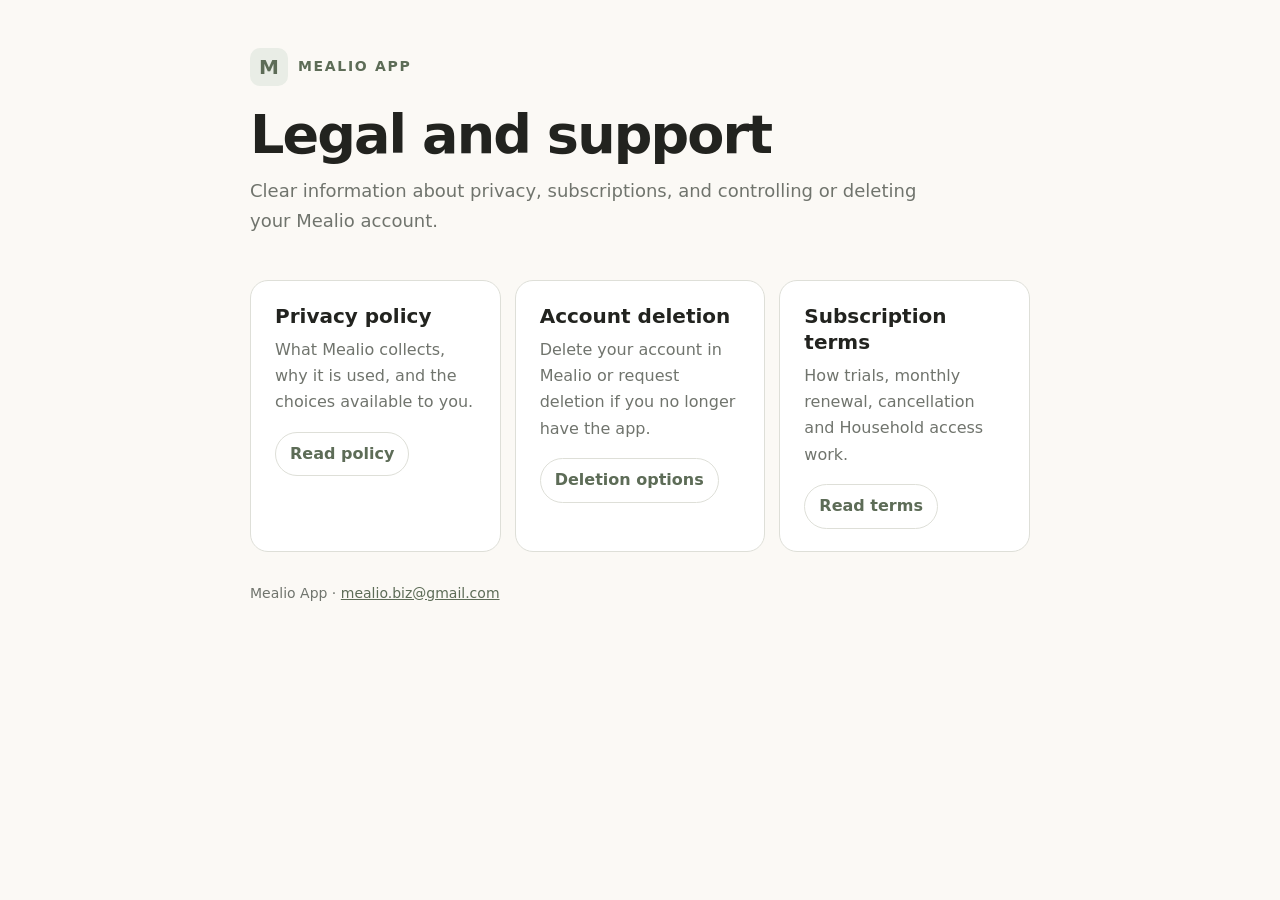
<file: index.html>
<!doctype html>
<html lang="en">
<head>
  <meta charset="utf-8">
  <meta name="viewport" content="width=device-width, initial-scale=1">
  <title>Mealio · Legal and Support</title>
  <meta name="description" content="Mealio privacy, subscription terms, account deletion and support information.">
  <link rel="stylesheet" href="styles.css">
</head>
<body>
  <header class="shell">
    <a class="brand" href="index.html"><span class="brand-mark" aria-hidden="true">M</span><span>Mealio App</span></a>
    <h1>Legal and support</h1>
    <p class="intro">Clear information about privacy, subscriptions, and controlling or deleting your Mealio account.</p>
  </header>
  <main class="shell">
    <div class="card-grid">
      <article class="card"><h2>Privacy policy</h2><p>What Mealio collects, why it is used, and the choices available to you.</p><div class="actions"><a class="button" href="privacy.html">Read policy</a></div></article>
      <article class="card"><h2>Account deletion</h2><p>Delete your account in Mealio or request deletion if you no longer have the app.</p><div class="actions"><a class="button" href="account-deletion.html">Deletion options</a></div></article>
      <article class="card"><h2>Subscription terms</h2><p>How trials, monthly renewal, cancellation and Household access work.</p><div class="actions"><a class="button" href="terms.html">Read terms</a></div></article>
    </div>
  </main>
  <footer class="shell">Mealio App · <a href="mailto:mealio.biz@gmail.com">mealio.biz@gmail.com</a></footer>
</body>
</html>
</file>
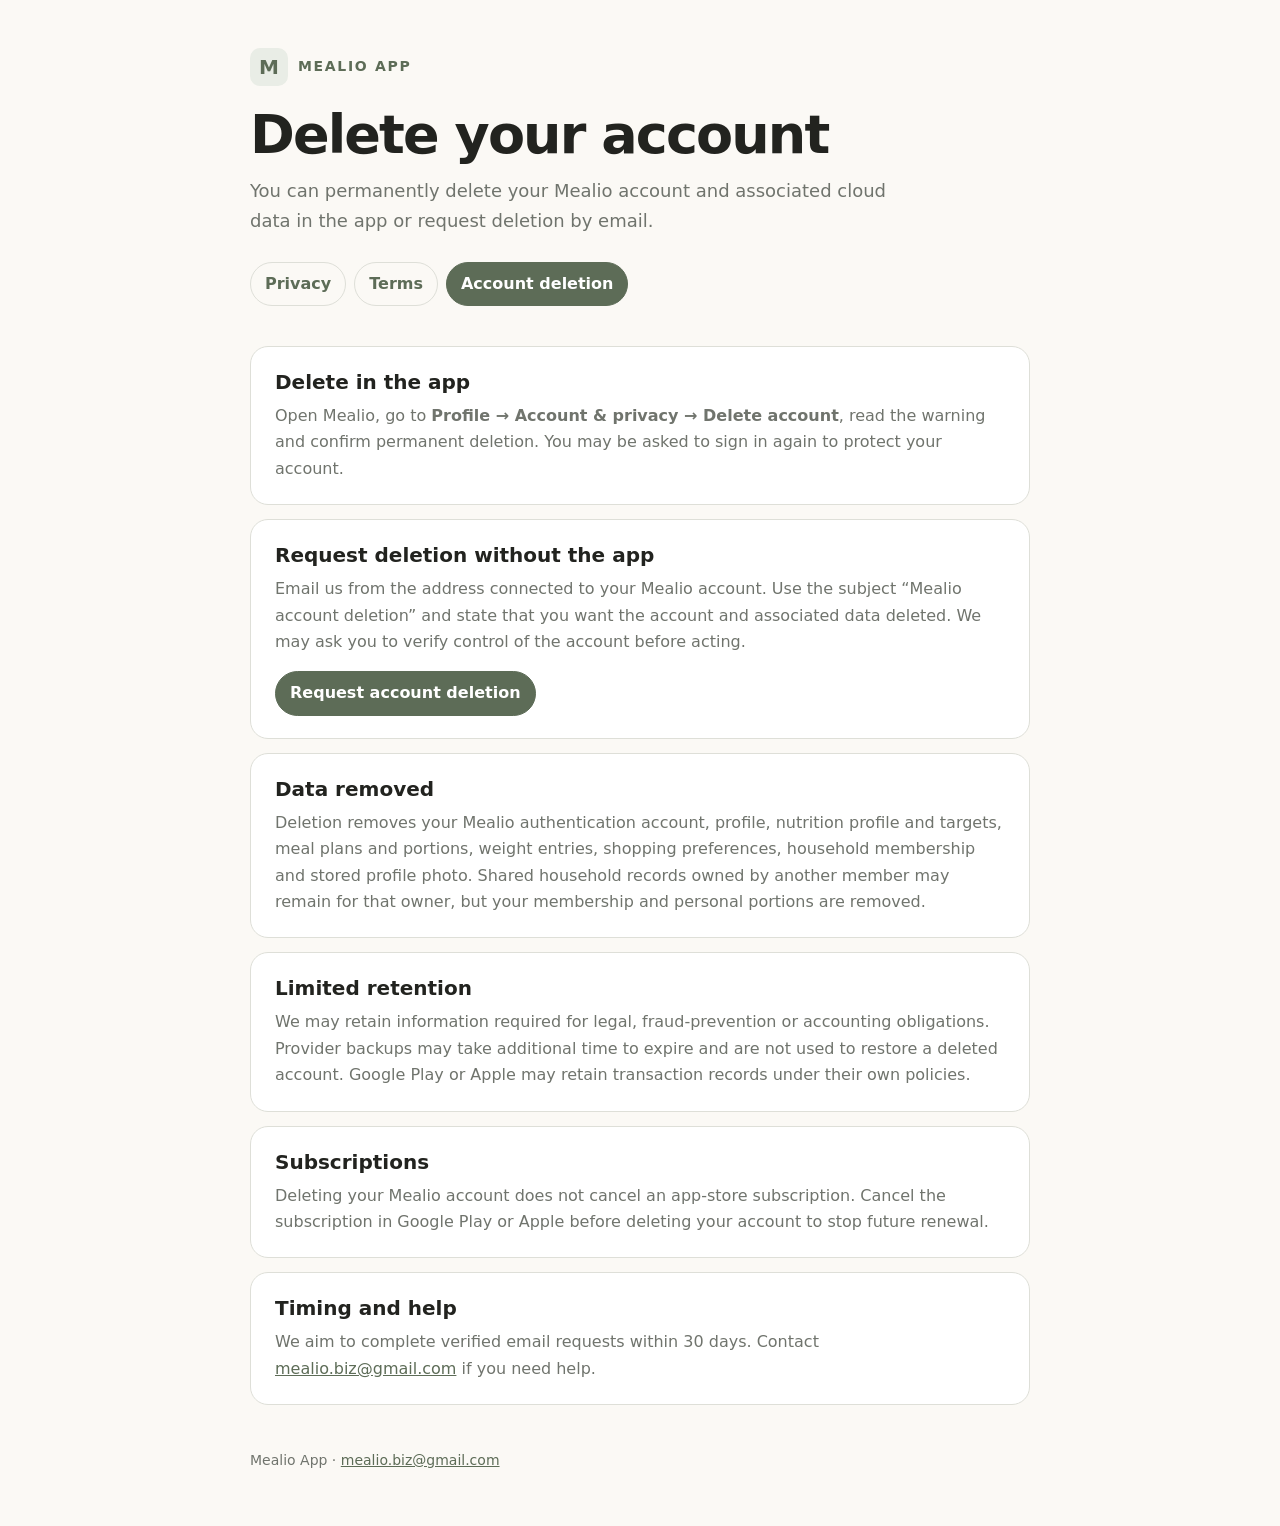
<file: account-deletion.html>
<!doctype html>
<html lang="en">
<head>
  <meta charset="utf-8">
  <meta name="viewport" content="width=device-width, initial-scale=1">
  <title>Delete Your Mealio Account</title>
  <meta name="description" content="Delete your Mealio account and associated cloud data in the app or request deletion by email.">
  <link rel="stylesheet" href="styles.css">
</head>
<body>
  <header class="shell">
    <a class="brand" href="index.html"><span class="brand-mark" aria-hidden="true">M</span><span>Mealio App</span></a>
    <h1>Delete your account</h1>
    <p class="intro">You can permanently delete your Mealio account and associated cloud data in the app or request deletion by email.</p>
    <nav aria-label="Legal documents"><a href="privacy.html">Privacy</a><a href="terms.html">Terms</a><a aria-current="page" href="account-deletion.html">Account deletion</a></nav>
  </header>
  <main class="shell">
    <section><h2>Delete in the app</h2><p>Open Mealio, go to <strong>Profile → Account &amp; privacy → Delete account</strong>, read the warning and confirm permanent deletion. You may be asked to sign in again to protect your account.</p></section>
    <section><h2>Request deletion without the app</h2><p>Email us from the address connected to your Mealio account. Use the subject “Mealio account deletion” and state that you want the account and associated data deleted. We may ask you to verify control of the account before acting.</p><div class="actions"><a class="button primary" href="mailto:mealio.biz@gmail.com?subject=Mealio%20account%20deletion">Request account deletion</a></div></section>
    <section><h2>Data removed</h2><p>Deletion removes your Mealio authentication account, profile, nutrition profile and targets, meal plans and portions, weight entries, shopping preferences, household membership and stored profile photo. Shared household records owned by another member may remain for that owner, but your membership and personal portions are removed.</p></section>
    <section><h2>Limited retention</h2><p>We may retain information required for legal, fraud-prevention or accounting obligations. Provider backups may take additional time to expire and are not used to restore a deleted account. Google Play or Apple may retain transaction records under their own policies.</p></section>
    <section><h2>Subscriptions</h2><p>Deleting your Mealio account does not cancel an app-store subscription. Cancel the subscription in Google Play or Apple before deleting your account to stop future renewal.</p></section>
    <section><h2>Timing and help</h2><p>We aim to complete verified email requests within 30 days. Contact <a href="mailto:mealio.biz@gmail.com">mealio.biz@gmail.com</a> if you need help.</p></section>
  </main>
  <footer class="shell">Mealio App · <a href="mailto:mealio.biz@gmail.com">mealio.biz@gmail.com</a></footer>
</body>
</html>
</file>
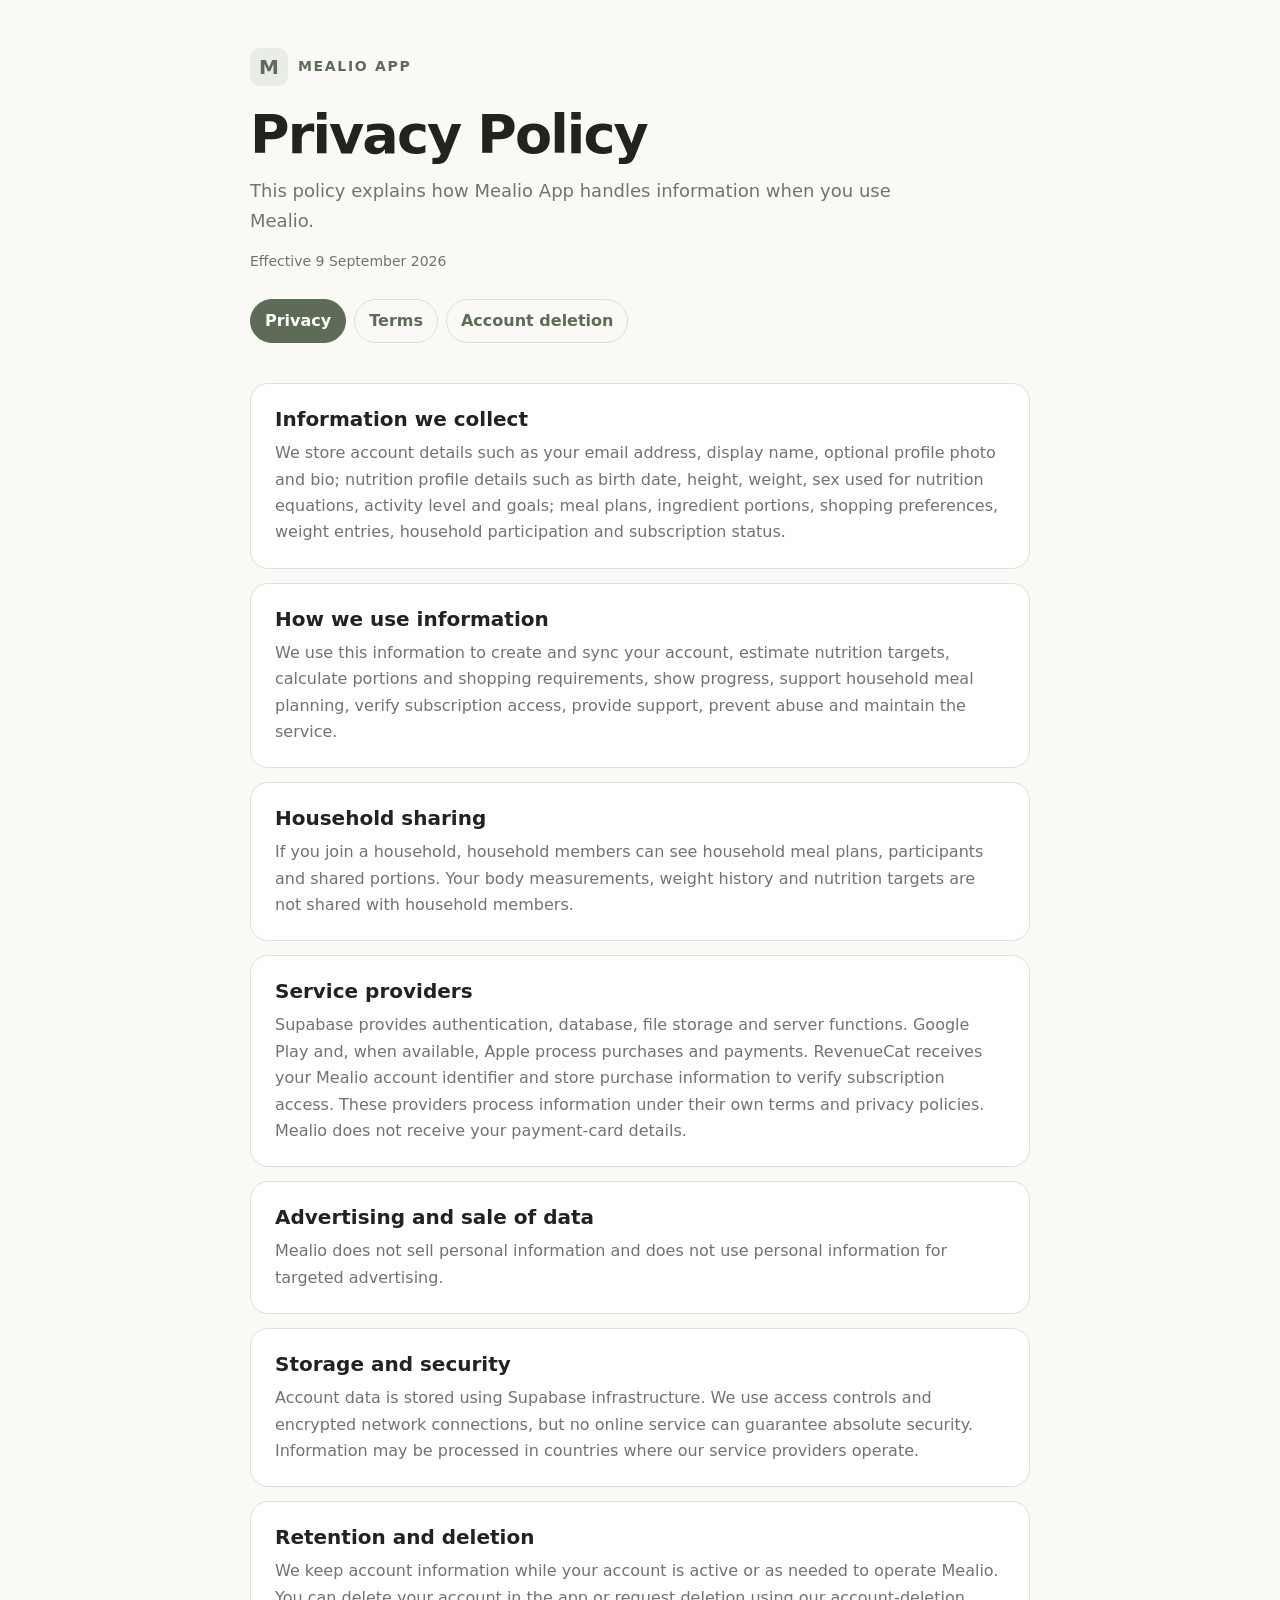
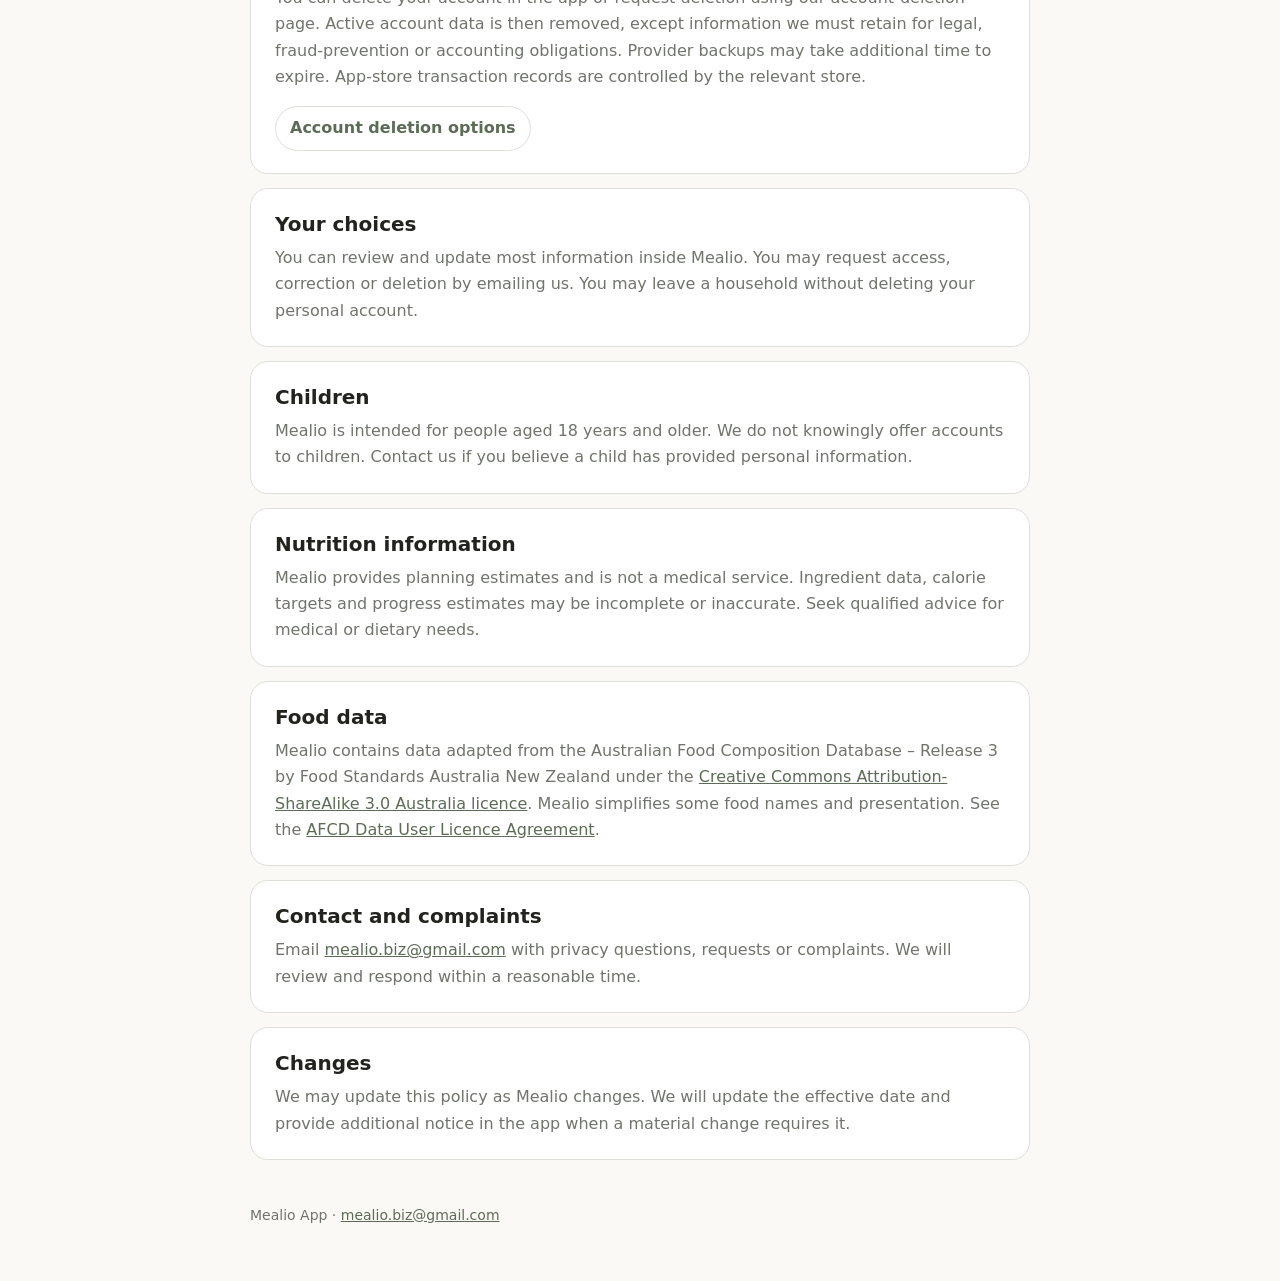
<file: privacy.html>
<!doctype html>
<html lang="en">
<head>
  <meta charset="utf-8">
  <meta name="viewport" content="width=device-width, initial-scale=1">
  <title>Privacy Policy · Mealio</title>
  <meta name="description" content="How Mealio App collects, uses, stores and deletes information.">
  <link rel="stylesheet" href="styles.css">
</head>
<body>
  <header class="shell">
    <a class="brand" href="index.html"><span class="brand-mark" aria-hidden="true">M</span><span>Mealio App</span></a>
    <h1>Privacy Policy</h1>
    <p class="intro">This policy explains how Mealio App handles information when you use Mealio.</p>
    <p class="meta">Effective 9 September 2026</p>
    <nav aria-label="Legal documents"><a aria-current="page" href="privacy.html">Privacy</a><a href="terms.html">Terms</a><a href="account-deletion.html">Account deletion</a></nav>
  </header>
  <main class="shell">
    <section><h2>Information we collect</h2><p>We store account details such as your email address, display name, optional profile photo and bio; nutrition profile details such as birth date, height, weight, sex used for nutrition equations, activity level and goals; meal plans, ingredient portions, shopping preferences, weight entries, household participation and subscription status.</p></section>
    <section><h2>How we use information</h2><p>We use this information to create and sync your account, estimate nutrition targets, calculate portions and shopping requirements, show progress, support household meal planning, verify subscription access, provide support, prevent abuse and maintain the service.</p></section>
    <section><h2>Household sharing</h2><p>If you join a household, household members can see household meal plans, participants and shared portions. Your body measurements, weight history and nutrition targets are not shared with household members.</p></section>
    <section><h2>Service providers</h2><p>Supabase provides authentication, database, file storage and server functions. Google Play and, when available, Apple process purchases and payments. RevenueCat receives your Mealio account identifier and store purchase information to verify subscription access. These providers process information under their own terms and privacy policies. Mealio does not receive your payment-card details.</p></section>
    <section><h2>Advertising and sale of data</h2><p>Mealio does not sell personal information and does not use personal information for targeted advertising.</p></section>
    <section><h2>Storage and security</h2><p>Account data is stored using Supabase infrastructure. We use access controls and encrypted network connections, but no online service can guarantee absolute security. Information may be processed in countries where our service providers operate.</p></section>
    <section><h2>Retention and deletion</h2><p>We keep account information while your account is active or as needed to operate Mealio. You can delete your account in the app or request deletion using our account-deletion page. Active account data is then removed, except information we must retain for legal, fraud-prevention or accounting obligations. Provider backups may take additional time to expire. App-store transaction records are controlled by the relevant store.</p><div class="actions"><a class="button" href="account-deletion.html">Account deletion options</a></div></section>
    <section><h2>Your choices</h2><p>You can review and update most information inside Mealio. You may request access, correction or deletion by emailing us. You may leave a household without deleting your personal account.</p></section>
    <section><h2>Children</h2><p>Mealio is intended for people aged 18 years and older. We do not knowingly offer accounts to children. Contact us if you believe a child has provided personal information.</p></section>
    <section><h2>Nutrition information</h2><p>Mealio provides planning estimates and is not a medical service. Ingredient data, calorie targets and progress estimates may be incomplete or inaccurate. Seek qualified advice for medical or dietary needs.</p></section>
    <section><h2>Food data</h2><p>Mealio contains data adapted from the Australian Food Composition Database – Release 3 by Food Standards Australia New Zealand under the <a href="https://creativecommons.org/licenses/by-sa/3.0/au/">Creative Commons Attribution-ShareAlike 3.0 Australia licence</a>. Mealio simplifies some food names and presentation. See the <a href="https://www.foodstandards.gov.au/science-data/monitoringnutrients/afcd/datauserlicenceagreement">AFCD Data User Licence Agreement</a>.</p></section>
    <section><h2>Contact and complaints</h2><p>Email <a href="mailto:mealio.biz@gmail.com">mealio.biz@gmail.com</a> with privacy questions, requests or complaints. We will review and respond within a reasonable time.</p></section>
    <section><h2>Changes</h2><p>We may update this policy as Mealio changes. We will update the effective date and provide additional notice in the app when a material change requires it.</p></section>
  </main>
  <footer class="shell">Mealio App · <a href="mailto:mealio.biz@gmail.com">mealio.biz@gmail.com</a></footer>
</body>
</html>
</file>
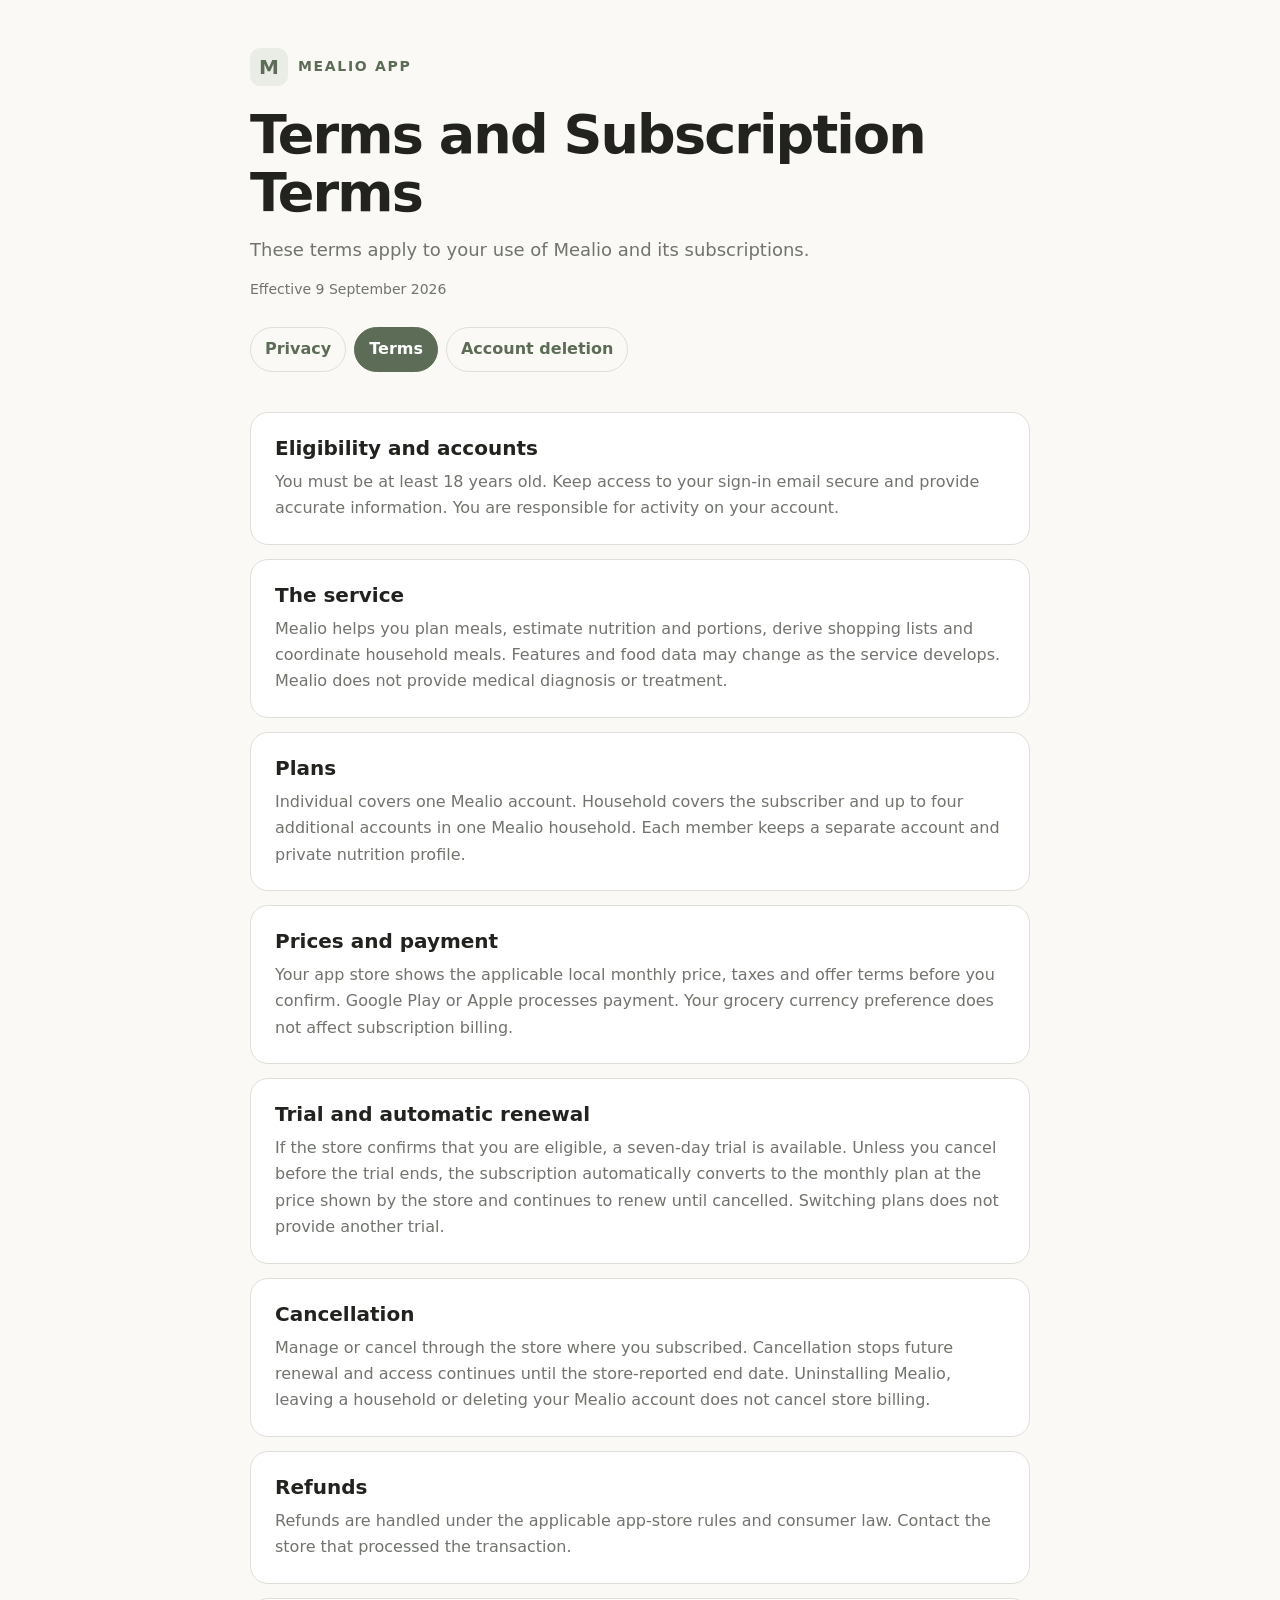
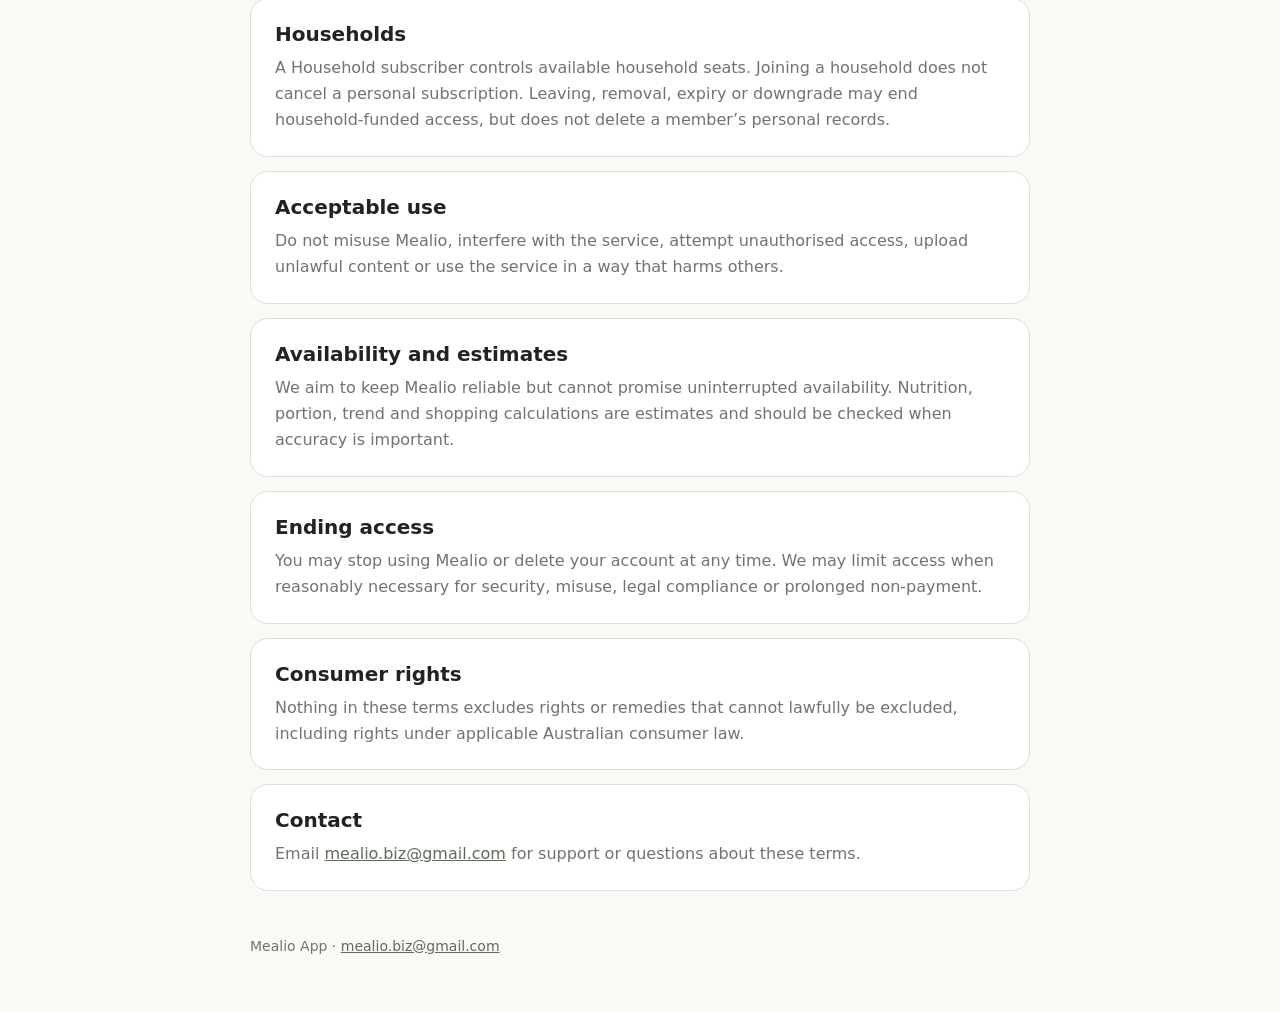
<file: terms.html>
<!doctype html>
<html lang="en">
<head>
  <meta charset="utf-8">
  <meta name="viewport" content="width=device-width, initial-scale=1">
  <title>Terms and Subscription Terms · Mealio</title>
  <meta name="description" content="Terms governing Mealio and Mealio subscriptions.">
  <link rel="stylesheet" href="styles.css">
</head>
<body>
  <header class="shell">
    <a class="brand" href="index.html"><span class="brand-mark" aria-hidden="true">M</span><span>Mealio App</span></a>
    <h1>Terms and Subscription Terms</h1>
    <p class="intro">These terms apply to your use of Mealio and its subscriptions.</p>
    <p class="meta">Effective 9 September 2026</p>
    <nav aria-label="Legal documents"><a href="privacy.html">Privacy</a><a aria-current="page" href="terms.html">Terms</a><a href="account-deletion.html">Account deletion</a></nav>
  </header>
  <main class="shell">
    <section><h2>Eligibility and accounts</h2><p>You must be at least 18 years old. Keep access to your sign-in email secure and provide accurate information. You are responsible for activity on your account.</p></section>
    <section><h2>The service</h2><p>Mealio helps you plan meals, estimate nutrition and portions, derive shopping lists and coordinate household meals. Features and food data may change as the service develops. Mealio does not provide medical diagnosis or treatment.</p></section>
    <section><h2>Plans</h2><p>Individual covers one Mealio account. Household covers the subscriber and up to four additional accounts in one Mealio household. Each member keeps a separate account and private nutrition profile.</p></section>
    <section><h2>Prices and payment</h2><p>Your app store shows the applicable local monthly price, taxes and offer terms before you confirm. Google Play or Apple processes payment. Your grocery currency preference does not affect subscription billing.</p></section>
    <section><h2>Trial and automatic renewal</h2><p>If the store confirms that you are eligible, a seven-day trial is available. Unless you cancel before the trial ends, the subscription automatically converts to the monthly plan at the price shown by the store and continues to renew until cancelled. Switching plans does not provide another trial.</p></section>
    <section><h2>Cancellation</h2><p>Manage or cancel through the store where you subscribed. Cancellation stops future renewal and access continues until the store-reported end date. Uninstalling Mealio, leaving a household or deleting your Mealio account does not cancel store billing.</p></section>
    <section><h2>Refunds</h2><p>Refunds are handled under the applicable app-store rules and consumer law. Contact the store that processed the transaction.</p></section>
    <section><h2>Households</h2><p>A Household subscriber controls available household seats. Joining a household does not cancel a personal subscription. Leaving, removal, expiry or downgrade may end household-funded access, but does not delete a member’s personal records.</p></section>
    <section><h2>Acceptable use</h2><p>Do not misuse Mealio, interfere with the service, attempt unauthorised access, upload unlawful content or use the service in a way that harms others.</p></section>
    <section><h2>Availability and estimates</h2><p>We aim to keep Mealio reliable but cannot promise uninterrupted availability. Nutrition, portion, trend and shopping calculations are estimates and should be checked when accuracy is important.</p></section>
    <section><h2>Ending access</h2><p>You may stop using Mealio or delete your account at any time. We may limit access when reasonably necessary for security, misuse, legal compliance or prolonged non-payment.</p></section>
    <section><h2>Consumer rights</h2><p>Nothing in these terms excludes rights or remedies that cannot lawfully be excluded, including rights under applicable Australian consumer law.</p></section>
    <section><h2>Contact</h2><p>Email <a href="mailto:mealio.biz@gmail.com">mealio.biz@gmail.com</a> for support or questions about these terms.</p></section>
  </main>
  <footer class="shell">Mealio App · <a href="mailto:mealio.biz@gmail.com">mealio.biz@gmail.com</a></footer>
</body>
</html>
</file>
<file: styles.css>
:root {
  color-scheme: light;
  --ink: #22231f;
  --muted: #70746d;
  --sage: #5d6c57;
  --sage-soft: #e9ede6;
  --line: #dedfd8;
  --paper: #fbf9f5;
  --card: #ffffff;
}

* { box-sizing: border-box; }
html { scroll-behavior: smooth; }
body { margin: 0; background: var(--paper); color: var(--ink); font: 16px/1.65 system-ui, -apple-system, BlinkMacSystemFont, "Segoe UI", sans-serif; }
a { color: var(--sage); }
.shell { width: min(780px, calc(100% - 40px)); margin: 0 auto; }
header { padding: 48px 0 26px; }
.brand { display: inline-flex; align-items: center; gap: 10px; color: var(--sage); font-size: 14px; font-weight: 800; letter-spacing: .12em; text-decoration: none; text-transform: uppercase; }
.brand-mark { display: inline-grid; place-items: center; width: 38px; height: 38px; border-radius: 10px; background: var(--sage-soft); color: var(--sage); font-size: 20px; letter-spacing: 0; }
h1 { margin: 20px 0 12px; font-size: clamp(36px, 7vw, 54px); line-height: 1.08; letter-spacing: -.035em; }
.intro { max-width: 680px; margin: 0; color: var(--muted); font-size: 18px; }
nav { display: flex; flex-wrap: wrap; gap: 8px; margin-top: 26px; }
nav a, .button { border: 1px solid var(--line); border-radius: 999px; color: var(--sage); padding: 8px 14px; font-weight: 700; text-decoration: none; }
nav a[aria-current="page"], .button.primary { border-color: var(--sage); background: var(--sage); color: white; }
.card, section { margin: 14px 0; padding: 22px 24px; border: 1px solid var(--line); border-radius: 18px; background: var(--card); }
.card-grid { display: grid; grid-template-columns: repeat(3, minmax(0, 1fr)); gap: 14px; margin-top: 18px; }
.card-grid .card { margin: 0; }
h2 { margin: 0 0 8px; font-size: 20px; line-height: 1.3; }
p { margin: 0; color: var(--muted); }
p + p { margin-top: 12px; }
.actions { display: flex; flex-wrap: wrap; gap: 10px; margin-top: 16px; }
.meta { margin-top: 14px; color: var(--muted); font-size: 14px; }
footer { padding: 30px 0 54px; color: var(--muted); font-size: 14px; }
@media (max-width: 680px) { header { padding-top: 32px; } .card-grid { grid-template-columns: 1fr; } .card, section { padding: 18px; } }
</file>
